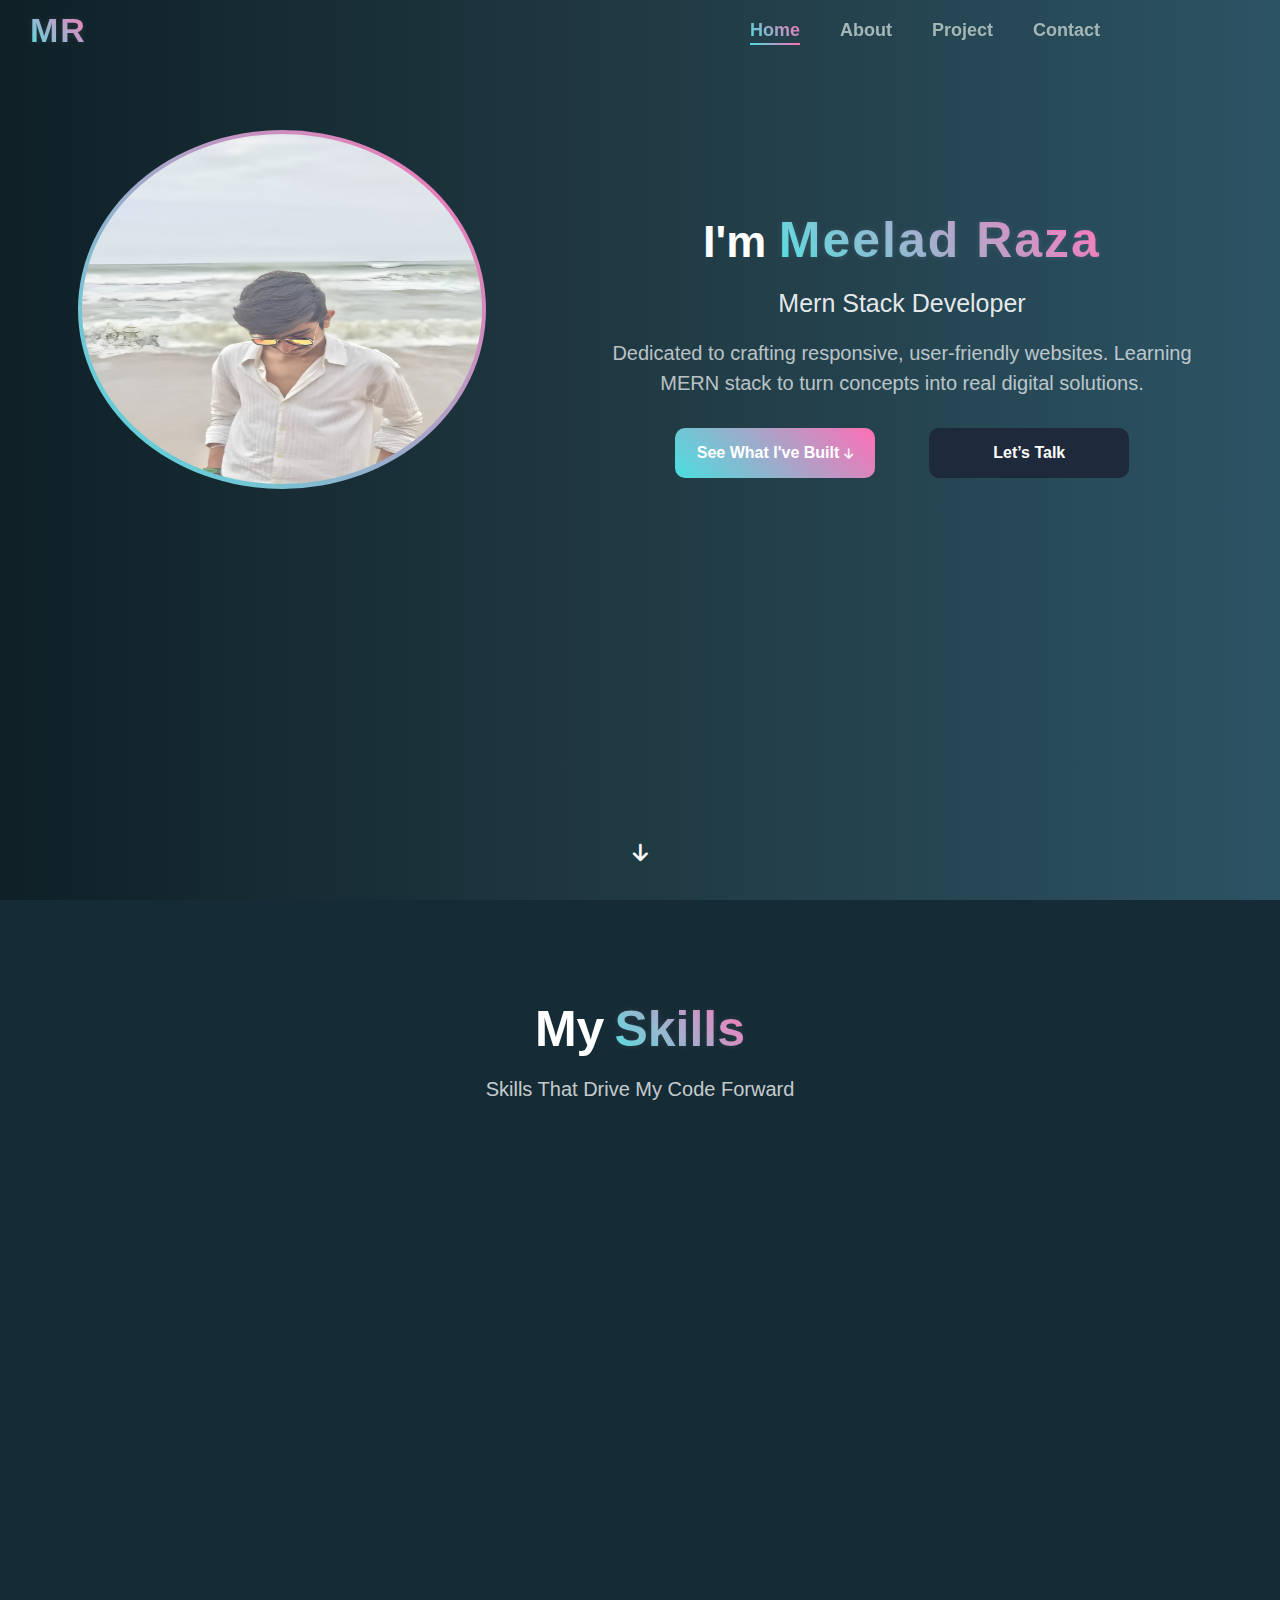
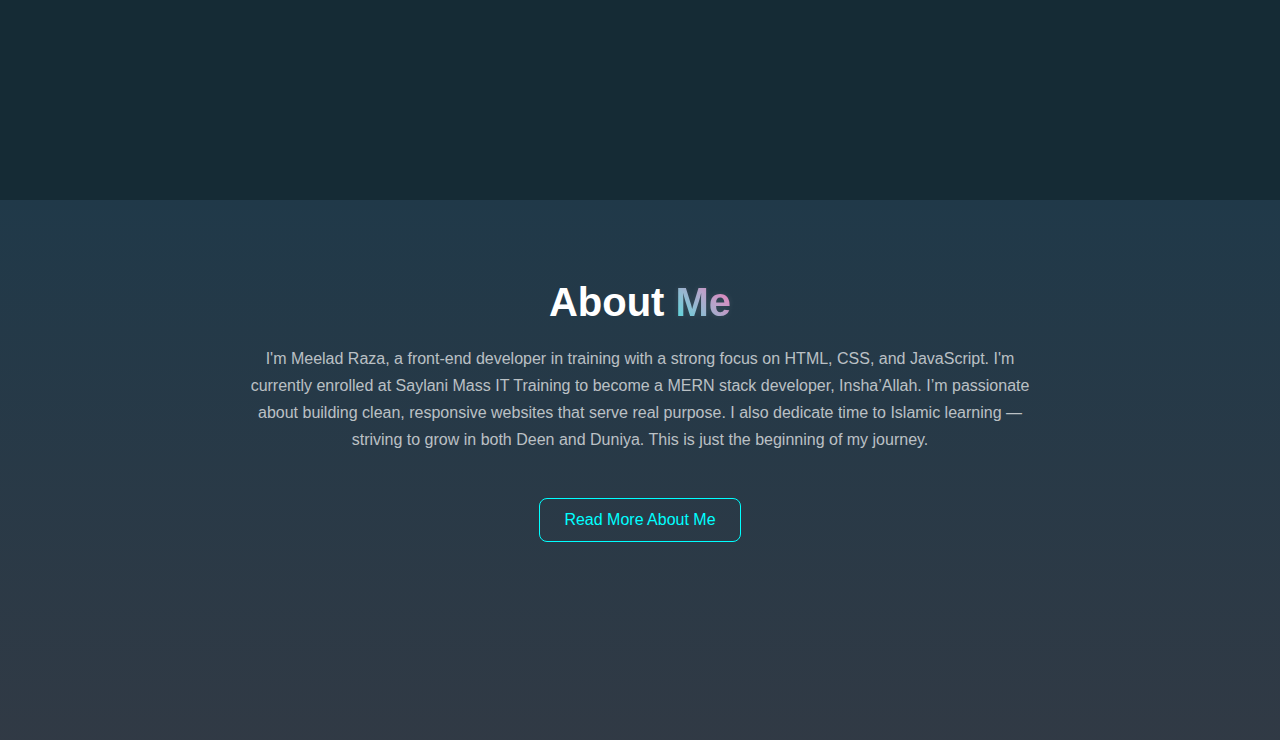
<file: index.html>
<!DOCTYPE html>
<html lang="en">

<head>
    <meta charset="UTF-8">
    <meta name="viewport" content="width=device-width, initial-scale=1.0">
    <title>Meelad Raza – Future MERN Stack Developer</title>
    <link rel="icon" href="./images/favicon-ico.png" type="image/x-icon">
    <link rel="stylesheet" href="https://cdnjs.cloudflare.com/ajax/libs/font-awesome/6.5.0/css/all.min.css">
    <link rel="stylesheet" href="style.css">
</head>

<body class="home-page">
    <header>
        <nav class="nav-bar">
            <div class="my-name">
                <h1>MR</h1>
            </div>
            <div class="nav-list">
                <ul class="nav-links">
                    <li class="nav-link-li">
                        <a href="index.html" class="nav-link active">Home</a>
                        <a href="about.html" class="nav-link">About</a>
                        <a href="project.html" class="nav-link">Project</a>
                        <a href="contact.html" class="nav-link">Contact</a>
                    </li>
                </ul>
            </div>
            <button class="menu-toggle">☰</button>
        </nav>

        <section class="hero-section">
            <div class="content">
                <div class="user-img">
                    <img src="./images/my-image-3.jpeg" alt="My Image" class="profile-img">
                </div>

                <div class="user-info">
                    <h1 class="user-name  name">I'm <span>Meelad Raza</span> </h1>
                    <p class="user-title">Mern Stack Developer</p>
                    <p class="user-desc">Dedicated to crafting responsive, user-friendly websites. Learning MERN stack
                        to turn concepts into real digital solutions.</p>

                    <a href="./project.html" class="btn project">See What I've Built <i
                            class="fa-solid fa-arrow-down"></i> </a>
                    <a href="./contact.html" class="btn contact">Let’s Talk</a>

                </div>
            </div>
            <div class="arrow-down">
                <i class="fa-solid fa-arrow-down"></i>
            </div>
        </section>
    </header>

    <main class="main-content">
        <section class="skills-section">
            <div class="skills-info">
                <h1 class="user-skill name">
                    My<span>Skills</span>
                </h1>
                <p>Skills That Drive My Code Forward</p>
            </div>

            <div class="skills-grid">
                <div class="skill">
                    <i class="fab fa-html5" style="color: #e34c26;"></i>
                    <p>HTML5</p>
                </div>

                <div class="skill">
                    <i class="fab fa-css3-alt" style="color: #264de4;"></i>
                    <p>CSS3</p>
                </div>

                <div class="skill">
                    <i class="fab fa-js" style="color: #f0db4f;"></i>
                    <p>JavaScript</p>
                </div>

                <div class="skill">
                    <i class="fab fa-git-alt" style="color: #f34f29;"></i>
                    <p>Git</p>
                </div>

                <div class="skill">
                    <i class="fab fa-github" style="color: #ffffff;"></i>
                    <p>GitHub</p>
                </div>

                <div class="skill">
                    <i class="fas fa-mosque" style="color: #4caf50;"></i>
                    <p>Student of Islamic</p>
                </div>
            </div>
        </section>

<section class="about-section">
        <div class="about">
            <h1 class="about-name">About <span>Me</span></h1>
            <p> I'm Meelad Raza, a front-end developer in training with a strong focus on HTML, CSS, and JavaScript.
    I'm currently enrolled at Saylani Mass IT Training to become a MERN stack developer, Insha’Allah.
    I’m passionate about building clean, responsive websites that serve real purpose.
    I also dedicate time to Islamic learning — striving to grow in both Deen and Duniya.
    This is just the beginning of my journey.</p>

        <a href="./about.html" class="about-button">Read More About Me</a>

        </div>
</section>
    </main>

    <script src="./script.js"></script>
</body>

</html>
</file>
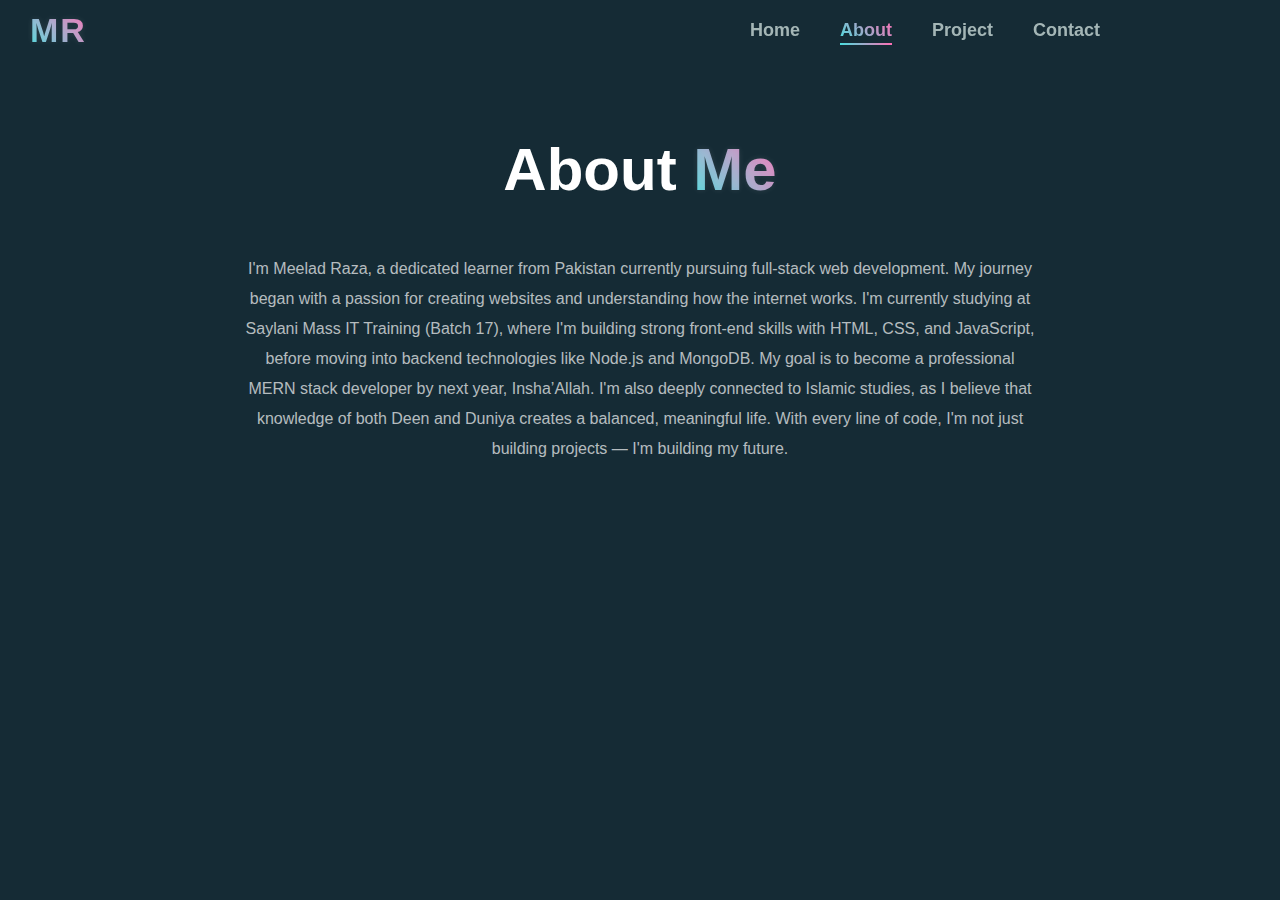
<file: about.html>
<!DOCTYPE html>
<html lang="en">
<head>
    <meta charset="UTF-8">
    <meta name="viewport" content="width=device-width, initial-scale=1.0">
    <title>Meelad Raza – Future MERN Stack Developer</title>
    <link rel="icon" href="./images/favicon-ico.png" type="image/x-icon">
    <link rel="stylesheet" href="style.css">
</head>
<body class="about-page">
    <header>
        <nav class="nav-bar">
            <div class="my-name">
                <h1>MR</h1>
            </div>
            <div class="nav-list">
                <ul class="nav-links">
                    <li class="nav-link-li">
                        <a href="home.html" class="nav-link">Home</a>
                        <a href="about.html" class="nav-link active">About</a>
                        <a href="project.html" class="nav-link">Project</a>
                        <a href="contact.html" class="nav-link">Contact</a>
                    </li>
                </ul>
            </div>
            <button class="menu-toggle">☰</button>
        </nav>


        <section class="about-section">
        <div class="about">
            <h1 class="about-name">About <span>Me</span></h1>
            <p>I'm Meelad Raza, a dedicated learner from Pakistan currently pursuing full-stack web development.
    My journey began with a passion for creating websites and understanding how the internet works.
    I'm currently studying at Saylani Mass IT Training (Batch 17), where I'm building strong front-end skills with HTML, CSS, and JavaScript, before moving into backend technologies like Node.js and MongoDB.
My goal is to become a professional MERN stack developer by next year, Insha’Allah.
    I'm also deeply connected to Islamic studies, as I believe that knowledge of both Deen and Duniya creates a balanced, meaningful life.
    With every line of code, I'm not just building projects — I'm building my future.</p>

        </div>

</section>
    </header>

    <script src="./java.js"></script>
</body>
</html>
</file>
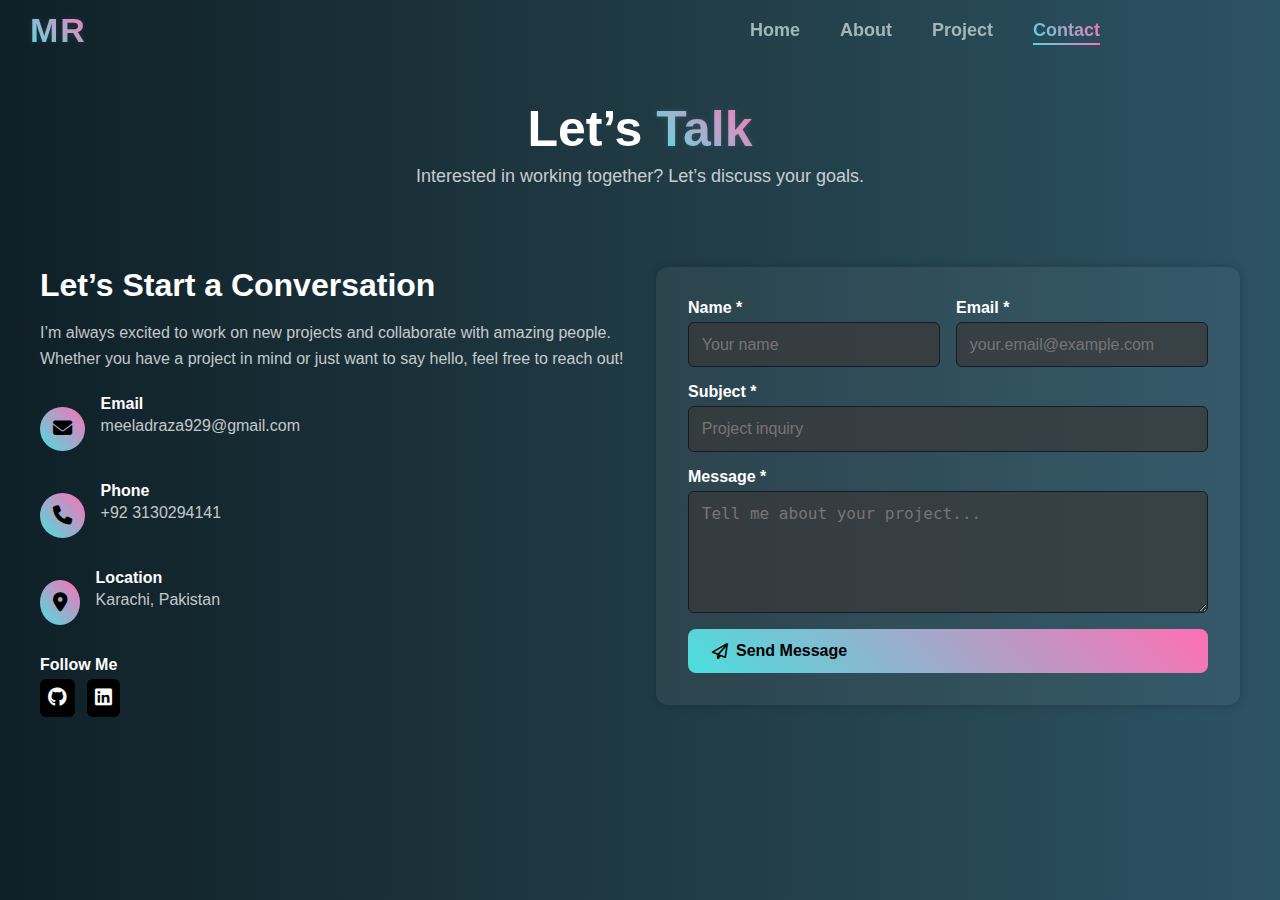
<file: contact.html>
<!DOCTYPE html>
<html lang="en">
<head>
    <meta charset="UTF-8">
    <meta name="viewport" content="width=device-width, initial-scale=1.0">
    <title>Meelad Raza – Future MERN Stack Developer</title>
    <link rel="stylesheet" href="https://cdnjs.cloudflare.com/ajax/libs/font-awesome/6.5.0/css/all.min.css">
    <link rel="icon" href="./images/favicon-ico.png" type="image/x-icon">
    <link rel="stylesheet" href="style.css">
</head>
<body class="contact-page">
    <header>
        <nav class="nav-bar">
            <div class="my-name">
                <h1>MR</h1>
            </div>
            <div class="nav-list">
                <ul class="nav-links">
                    <li class="nav-link-li">
                        <a href="index.html" class="nav-link">Home</a>
                        <a href="about.html" class="nav-link">About</a>
                        <a href="project.html" class="nav-link">Project</a>
                        <a href="contact.html" class="nav-link active">Contact</a>
                    </li>
                </ul>
            </div>
            <button class="menu-toggle">☰</button>
        </nav>

        <section class="contact-section">
        <div class="heading-block">
  <h1 class="main-contact-heading">Let’s <span>Talk</span></h1>
  <p class="main-contact-subtitle">Interested in working together? Let’s discuss your goals.</p>
</div>

  <div class="contact-container">

    <!-- Left Info Side -->
    <div class="contact-info">
      <h2>Let’s Start a Conversation</h2>
      <p>I’m always excited to work on new projects and collaborate with amazing people. Whether you have a project in mind or just want to say hello, feel free to reach out!</p>

      <div class="info-item">
        <i class="fa-solid fa-envelope"></i>
        <div>
          <h4>Email</h4>
          <p>meeladraza929@gmail.com</p>
        </div>
      </div>

      <div class="info-item">
        <i class="fa-solid fa-phone"></i>
        <div>
          <h4>Phone</h4>
          <p>+92 3130294141</p>
        </div>
      </div>

      <div class="info-item">
        <i class="fa-solid fa-location-dot"></i>
        <div>
          <h4>Location</h4>
          <p>Karachi, Pakistan</p>
        </div>
      </div>

      <h4>Follow Me</h4>
      <div class="social-icons">
        <a href="https://github.com/itx-meelad56" target="_blank"><i class="fa-brands fa-github"></i></a>
        <a href="https://www.linkedin.com/in/meelad-raza-attari-736480339/" target="_blank"><i class="fa-brands fa-linkedin"></i></a>
      </div>
    </div>

    <!-- Right Form Side -->
    <div class="contact-form">
      <form>
        <div class="form-row">
          <div class="form-group">
            <label for="name">Name *</label>
            <input type="text" id="name" placeholder="Your name" required>
          </div>
          <div class="form-group">
            <label for="email">Email *</label>
            <input type="email" id="email" placeholder="your.email@example.com" required>
          </div>
        </div>
        <div class="form-group">
          <label for="subject">Subject *</label>
          <input type="text" id="subject" placeholder="Project inquiry" required>
        </div>
        <div class="form-group">
          <label for="message">Message *</label>
          <textarea id="message" placeholder="Tell me about your project..." rows="5" required></textarea>
        </div>
        <button type="submit" class="btn-submit"><i class="fa-regular fa-paper-plane"></i> Send Message</button>
      </form>
    </div>

  </div>
        </section>
    </header>

    <script src="./script.js"></script>
</body>
</html>
</file>
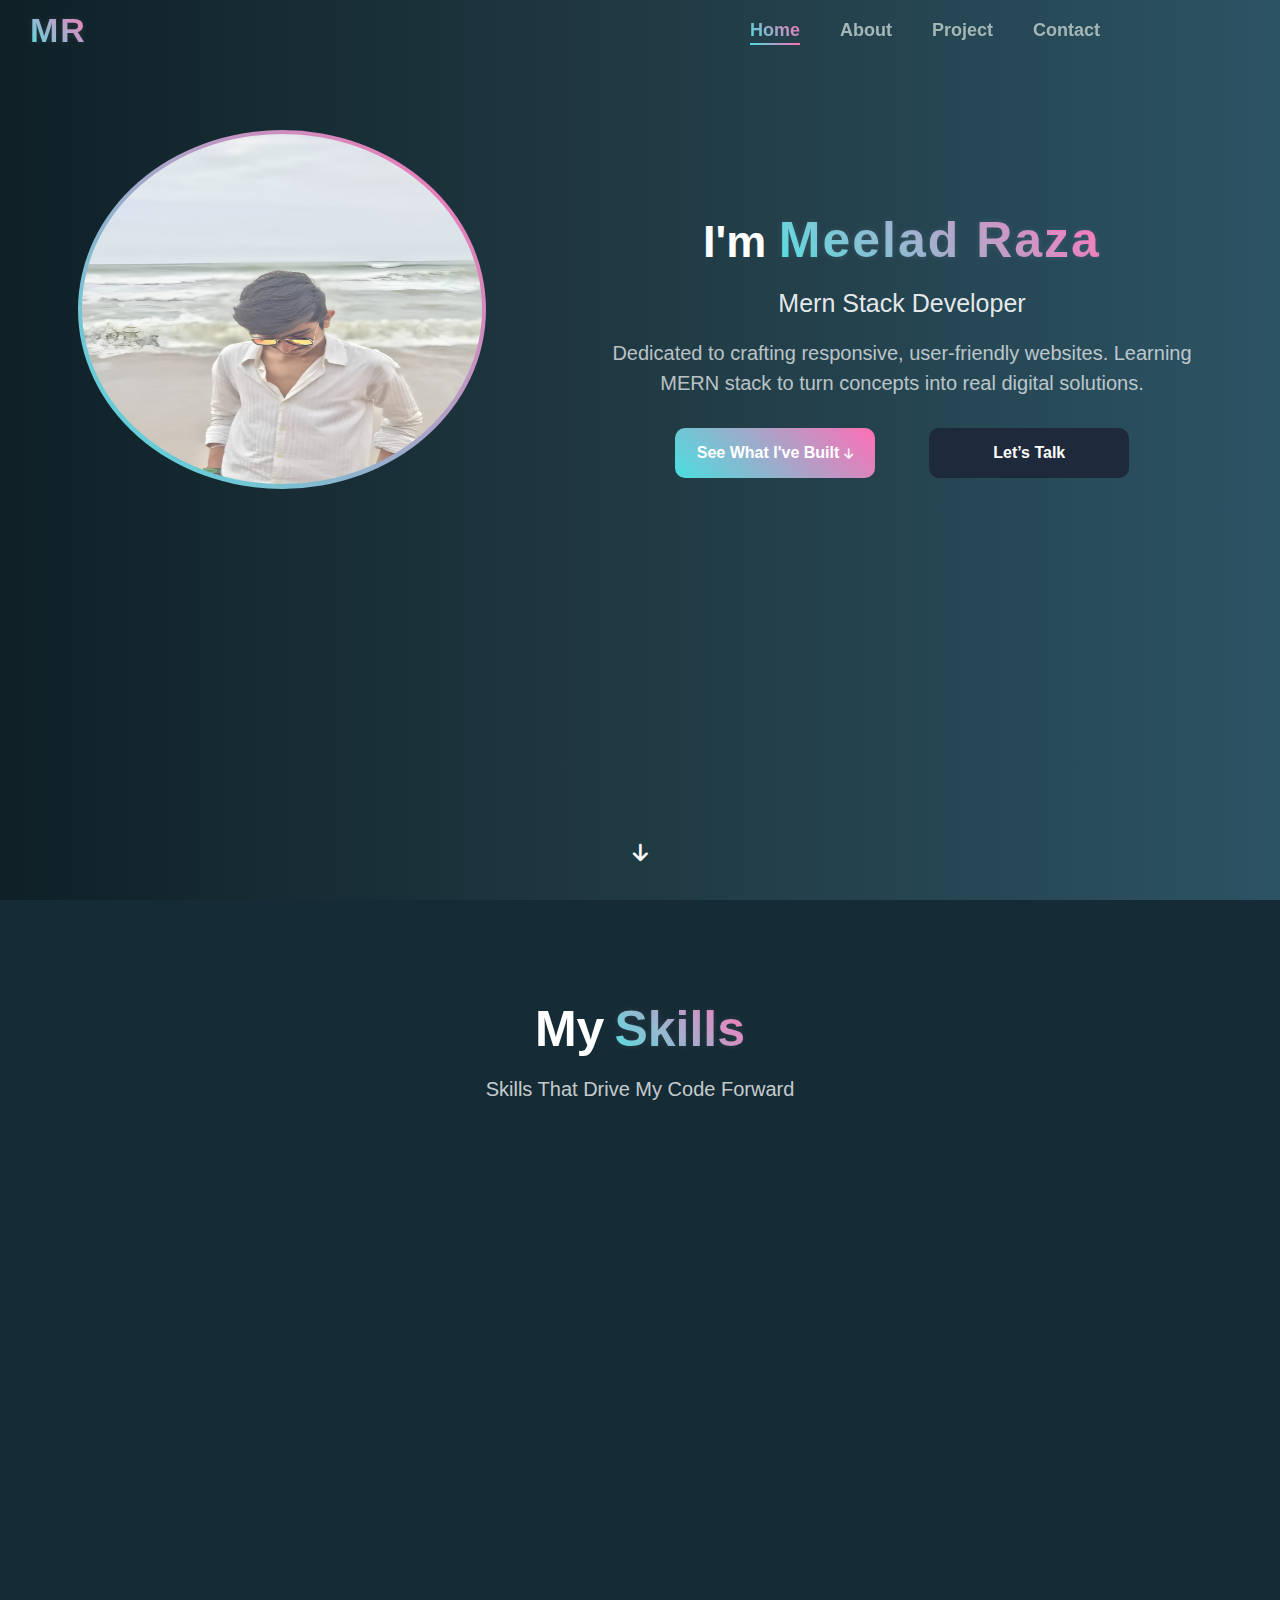
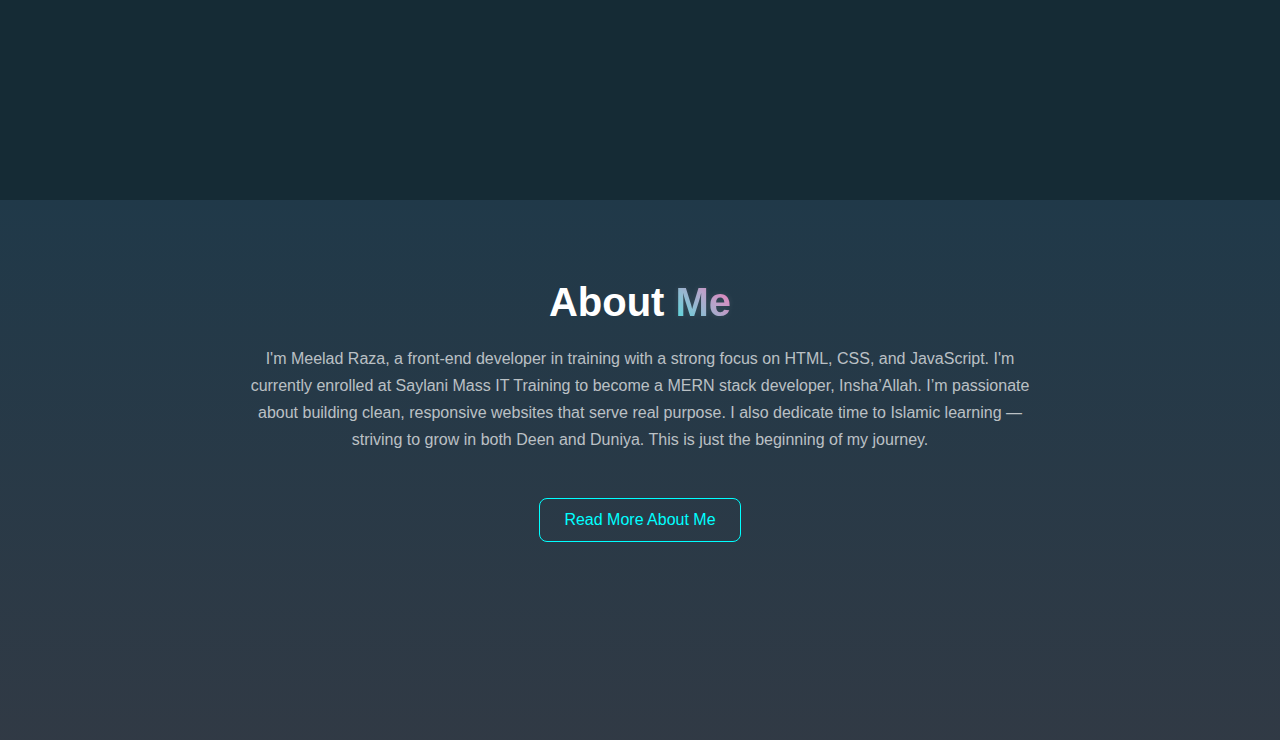
<file: home.html>
<!DOCTYPE html>
<html lang="en">

<head>
    <meta charset="UTF-8">
    <meta name="viewport" content="width=device-width, initial-scale=1.0">
    <title>Meelad Raza – Future MERN Stack Developer</title>
    <link rel="icon" href="./images/favicon-ico.png" type="image/x-icon">
    <link rel="stylesheet" href="https://cdnjs.cloudflare.com/ajax/libs/font-awesome/6.5.0/css/all.min.css">
    <link rel="stylesheet" href="style.css">
</head>

<body class="home-page">
    <header>
        <nav class="nav-bar">
            <div class="my-name">
                <h1>MR</h1>
            </div>
            <div class="nav-list">
                <ul class="nav-links">
                    <li class="nav-link-li">
                        <a href="home.html" class="nav-link active">Home</a>
                        <a href="about.html" class="nav-link">About</a>
                        <a href="project.html" class="nav-link">Project</a>
                        <a href="contact.html" class="nav-link">Contact</a>
                    </li>
                </ul>
            </div>
            <button class="menu-toggle">☰</button>
        </nav>

        <section class="hero-section">
            <div class="content">
                <div class="user-img">
                    <img src="./images/my-image-3.jpeg" alt="My Image" class="profile-img">
                </div>

                <div class="user-info">
                    <h1 class="user-name  name">I'm <span>Meelad Raza</span> </h1>
                    <p class="user-title">Mern Stack Developer</p>
                    <p class="user-desc">Dedicated to crafting responsive, user-friendly websites. Learning MERN stack
                        to turn concepts into real digital solutions.</p>

                    <a href="./project.html" class="btn project">See What I've Built <i
                            class="fa-solid fa-arrow-down"></i> </a>
                    <a href="./contact.html" class="btn contact">Let’s Talk</a>

                </div>
            </div>
            <div class="arrow-down">
                <i class="fa-solid fa-arrow-down"></i>
            </div>
        </section>
    </header>

    <main class="main-content">
        <section class="skills-section">
            <div class="skills-info">
                <h1 class="user-skill name">
                    My<span>Skills</span>
                </h1>
                <p>Skills That Drive My Code Forward</p>
            </div>

            <div class="skills-grid">
                <div class="skill">
                    <i class="fab fa-html5" style="color: #e34c26;"></i>
                    <p>HTML5</p>
                </div>

                <div class="skill">
                    <i class="fab fa-css3-alt" style="color: #264de4;"></i>
                    <p>CSS3</p>
                </div>

                <div class="skill">
                    <i class="fab fa-js" style="color: #f0db4f;"></i>
                    <p>JavaScript</p>
                </div>

                <div class="skill">
                    <i class="fab fa-git-alt" style="color: #f34f29;"></i>
                    <p>Git</p>
                </div>

                <div class="skill">
                    <i class="fab fa-github" style="color: #ffffff;"></i>
                    <p>GitHub</p>
                </div>

                <div class="skill">
                    <i class="fas fa-mosque" style="color: #4caf50;"></i>
                    <p>Student of Islamic</p>
                </div>
            </div>
        </section>

<section class="about-section">
        <div class="about">
            <h1 class="about-name">About <span>Me</span></h1>
            <p> I'm Meelad Raza, a front-end developer in training with a strong focus on HTML, CSS, and JavaScript.
    I'm currently enrolled at Saylani Mass IT Training to become a MERN stack developer, Insha’Allah.
    I’m passionate about building clean, responsive websites that serve real purpose.
    I also dedicate time to Islamic learning — striving to grow in both Deen and Duniya.
    This is just the beginning of my journey.</p>

        <a href="./about.html" class="about-button">Read More About Me</a>

        </div>
</section>
    </main>

    <script src="./java.js"></script>
</body>

</html>
</file>
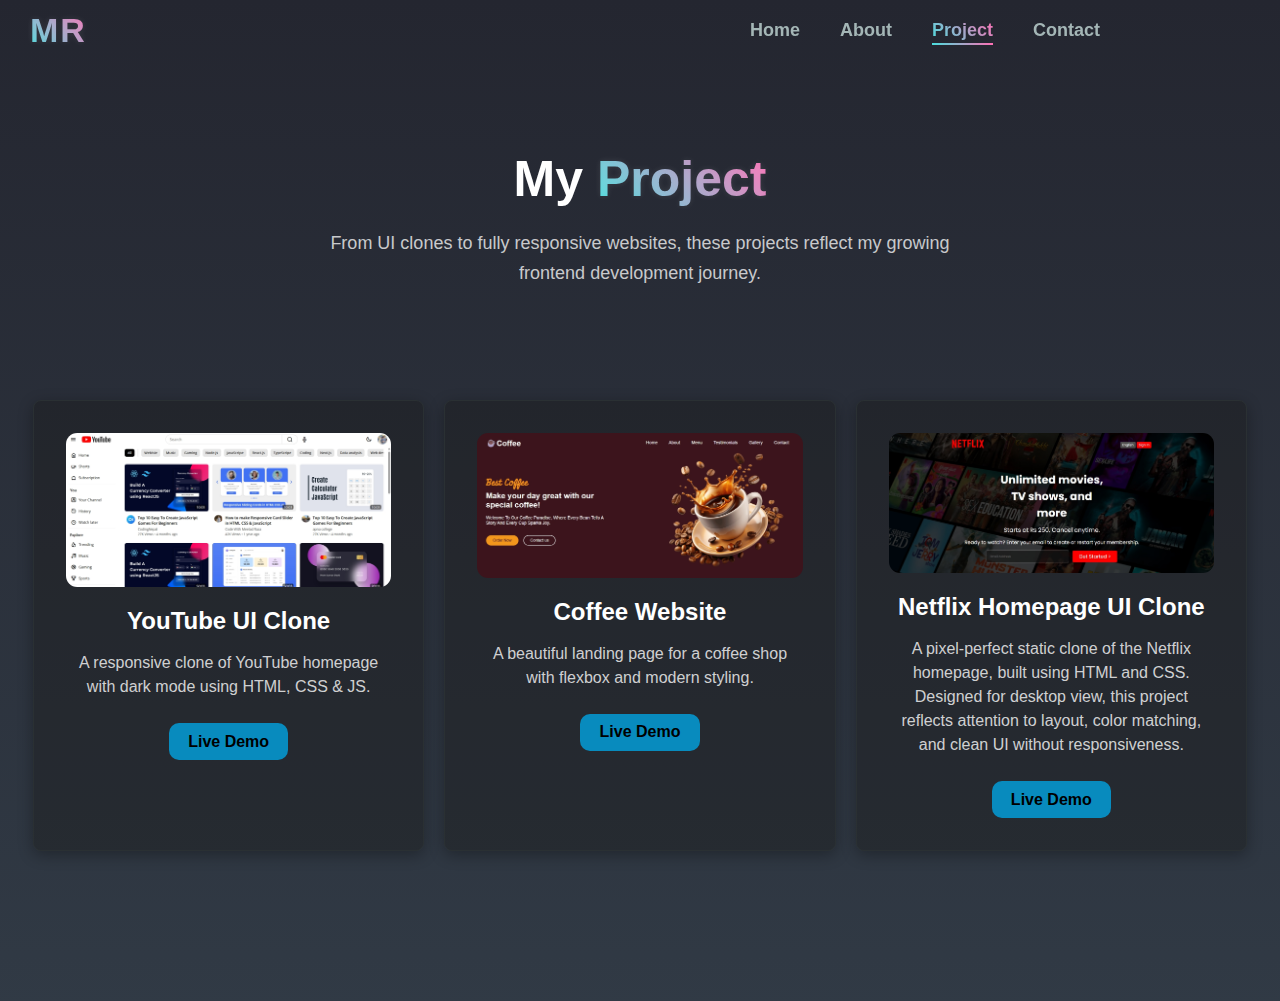
<file: project.html>
<!DOCTYPE html>
<html lang="en">
<head>
    <meta charset="UTF-8">
    <meta name="viewport" content="width=device-width, initial-scale=1.0">
    <title>Meelad Raza – Future MERN Stack Developer</title>
    <link rel="icon" href="./images/favicon-ico.png" type="image/x-icon">
    <link rel="stylesheet" href="style.css">
</head>
<body class="project-page">
    <header>
        <nav class="nav-bar">
            <div class="my-name">
                <h1>MR</h1>
            </div>
            <div class="nav-list">
                <ul class="nav-links">
                    <li class="nav-link-li">
                        <a href="index.html" class="nav-link">Home</a>
                        <a href="about.html" class="nav-link">About</a>
                        <a href="project.html" class="nav-link active">Project</a>
                        <a href="contact.html" class="nav-link">Contact</a>
                    </li>
                </ul>
            </div>
            <button class="menu-toggle">☰</button>
        </nav>

<section class="project-section">
            <div class="project-info">
                <h1>My <span>Project</span></h1>
                <p>From UI clones to fully responsive websites, these projects reflect my growing frontend development journey.</p>
            </div>

            <div class="project-grid">

    <div class="project-card">
         <img src="./images/project-image-2.jpeg" alt="YouTube Clone" class="project-img">
      <h3 class="project-title">YouTube UI Clone</h3>
      <p class="project-desc">A responsive clone of YouTube homepage with dark mode using HTML, CSS & JS.</p>
      <a href="https://itx-meelad56.github.io/YouTube-Clone/" class="btn" target="_blank">Live Demo</a>
    </div>

    <div class="project-card">
          <img src="./images/project-image-1.jpeg" alt="YouTube Clone" class="project-img">
      <h3 class="project-title">Coffee Website</h3>
      <p class="project-desc">A beautiful landing page for a coffee shop with flexbox and modern styling.</p>
      <a href=" https://itx-meelad56.github.io/Coffee-Website/" class="btn" target="_blank">Live Demo</a>
    </div>

    <div class="project-card">
        <img src="./images/project-image-3.jpeg" alt="Netflex Clone" class="project-img">
        <h3 class="project-title">Netflix Homepage UI Clone</h3>
<p class="project-desc">
  A pixel-perfect static clone of the Netflix homepage, built using HTML and CSS. Designed for desktop view, this project reflects attention to layout, color matching, and clean UI without responsiveness.
</p>
<a href="https://itx-meelad56.github.io/Netflix-clone/" class="btn" target="_blank">Live Demo</a>

    </div>
            </div>
        </section>
    </header>
    <script src="./java.js"></script>
</body>
</html>
</file>
<file: style.css>
body {
  font-family: sans-serif;
  color: white;
  overflow-x:hidden;
}

* {
  margin: 0;
  padding: 0;
  box-sizing: border-box;
}

/* Home Page Style  */

/* header style  */

header {
  /* width: 100%; */
  background: linear-gradient(to right, #0f2027, #203a43, #2c5364);
  min-height: 100vh;
  height: auto;
}

/* nav-bar style */
.nav-bar {
  display: flex;
  height: 60px;
  justify-content: space-between;
  align-items: center;
  padding: 15px 30px;
  position: fixed;
  top: 0;
  width: 100%;
  z-index: 999;
  transition: background-color 0.3s ease;
  background-color: transparent;
}

.nav-bar.scrolled {
  background-color: rgba(31, 42, 53, 0.959);
  box-shadow: 0 2px 8px rgba(0, 0, 0, 0.87);
}

.my-name {
  font-size: 17px;
  background: linear-gradient(45deg, #4ADEDE, #FF6FB5);
  -webkit-background-clip: text;
  -webkit-text-fill-color: transparent;
  text-shadow: 0 0 6px rgba(255, 255, 255, 0.1);
  letter-spacing: 2px;
  animation: myname 4s linear;
}
@keyframes myname {
    0% {
      transform: translateY(-30px);
    }
    100% {
      transform: translateY(0px)
    }
}

.nav-list .nav-links {
  list-style: none;
  display: flex;
  gap: 30px;
  margin-right: 150px;
  padding: 0;
}

.nav-links li {
  display: flex;
  gap: 40px;
}

.nav-links li a {
  color: #a4b6b6;
  position: relative;
  font-size: 18px;
  text-decoration: none;
  font-weight: bold;
}

.nav-links li a:hover {
  color: #feffff;
}


.menu-toggle {
  display: none;
}

.nav-link::after {
  content: "";
  position: absolute;
  bottom: 0px;
  top: 23px;
  left: 0;
  height: 2px;
  width: 0;
  background: linear-gradient(90deg, #4ADEDE, #FF6FB5);
  transition: width 0.3s ease;
}

.nav-link:hover::after {
  width: 100%;
}

.nav-link.active::after {
  width: 100%;
}

.nav-link.active {
  background: linear-gradient(45deg, #4ADEDE, #FF6FB5);
  -webkit-background-clip: text;
  -webkit-text-fill-color: transparent;
}

/* hero section style */

.content {
  display: flex;
  justify-content: space-around;
  align-items: center;
  padding: 130px 20px;
  animation: content 3s linear ;
}

@keyframes content {
    0% {
      transform: translateX(1400px);
    }

    100% {
      transform: translateX(0);
    }
}


.content .user-img .profile-img {
  width: 400px;
  height: 350px;
  border-radius: 50%;
}

.user-img {
  padding: 4px;
  /* creates space for the border */
  padding-bottom: 1px;
  border-radius: 50%;
  /* makes it round if the image is round */
  background: linear-gradient(45deg, #4ADEDE, #FF6FB5);
  display: inline-block;
}



.user-info {
  margin-top: 70px;
}

.user-info .user-name {
  font-size: 45px;
  font-weight: bolder;
  margin-bottom: 20px;
}

.user-name span {
  background: linear-gradient(45deg, #4ADEDE, #FF6FB5);
  -webkit-background-clip: text;
  -webkit-text-fill-color: transparent;
  text-shadow: 0 0 6px rgba(255, 255, 255, 0.1);
  letter-spacing: 2px;
  font-size: 50px;
}

.user-info {
  text-align: center;
}

.user-info .user-title {
  font-size: 25px;
  margin-bottom: 20px;
  color: rgba(255, 255, 255, 0.90);
}

.user-desc {
  font-size: 20px;
  color: rgba(255, 255, 255, 0.70);
  margin-bottom: 20px;
  line-height: 30px;
  max-width: 600px;

}

.user-info .btn {
  text-decoration: none;
  width: 200px;
  padding: 10px 20px;
  margin-top: 10px;
  padding: 16px 20px;
  border-radius: 10px;
  font-weight: 600;
  font-size: 16px;
  border: none;

}

.user-info .project {
  background: linear-gradient(45deg, #4ADEDE, #FF6FB5);
  color: white;
  display: inline-block;
  transition: all 0.3s ease;
  text-align: center;
}

.user-info .project i {
  font-size: 12px;
  color: rgba(255, 255, 255, 0.90);
}

.user-info .project:hover {
  background: linear-gradient(45deg, #FF6FB5, #4ADEDE);
  color: rgb(255, 255, 255);
  transform: Scale(1.05);
}

.user-info .contact {
  background: #1E293B;
  color: white;
  margin-left: 50px;
  display: inline-block;
  transition: all 0.3s ease;
  text-align: center;
}

.user-info .contact:hover {
  transform: Scale(1.05);
  color: white;
  background: #334155;
}

.hero-section #arrow-down {
  font-size: 15px;
  color: rgba(255, 255, 255, 0.788);
  margin-left: 300px;
  transform: translate(-10px 10px);
}


.arrow-down {
  font-size: 20px;
  font-weight: lighter;
  color: white;
  animation: bounce 2s infinite;
  position: absolute;
  bottom: 35px;
  /* adjust according to header height */
  left: 50%;
  transform: translateX(-50%);
}

/* Animation Keyframes */
@keyframes bounce {

  0%,
  100% {
    transform: translateX(-50%) translateY(0);
  }

  50% {
    transform: translateX(-50%) translateY(10px);
  }
}

/* main style */

/* Skills Section Style */

.skills-section {
  width: 100%;
  background: #152b35;
  color: #ffffff;
  padding: 100px 20px;
  min-height: 100vh;
  height: auto;
}

.skills-info {
  display: flex;
  flex-direction: column;
  justify-content: center;
  align-items: center;
  row-gap: 20px;
}

.skills-info h1 {
  font-size: 50px;
}

.skills-info span {
  background: linear-gradient(45deg, #4ADEDE, #FF6FB5);
  -webkit-background-clip: text;
  -webkit-text-fill-color: transparent;
  text-shadow: 0 0 6px rgba(255, 255, 255, 0.1);
  margin-left: 10px;
}

.skills-info p {
  font-size: 20px;
  color: rgba(255, 255, 255, 0.774);
}


.skills-grid {
  display: grid;
  grid-template-columns: repeat(3, 1fr);
  gap: 40px;
  max-width: 900px;
  margin: auto;
  margin-top: 80px;
}

.skill {
  opacity: 0;
  transform: translateY(100px);
  transition: all 0.6s ease-out;
}

.skill.show {
  opacity: 1;
  transform: translateY(0);
}

/* .skill:nth-child(1) { transition-delay: 0s; }
.skill:nth-child(2) { transition-delay: 0.1s; }
.skill:nth-child(3) { transition-delay: 0.2s; } */
.skill {
  background: rgba(10, 124, 158, 0.308);
  padding: 30px;
  border-radius: 5px;
  border: 1px solid rgba(75, 85, 143, 0.308);
  transition: transform 0.9s ease;
  display: flex;
  flex-direction: column;
  align-items: center;
}

.skill i {
  font-size: 2.8rem;
  margin-bottom: 10px;
  transform: scale(1.1);
}

.skill p {
  margin: 0;
  font-size: 1rem;
  font-weight: 500;
  color: #ffffff;
}

.skill:hover {
  transform: translateY(-10px) scale(1.05);
  box-shadow: 0 12px 20px rgba(0, 255, 255, 0.2);
  background-color: rgba(255, 255, 255, 0.05);
  border: 1px solid #00ffff33;
}

.skill:hover i {
  transform: scale(1.2) rotate(5deg);
  color: #00ffff;
}

.skill:hover p {
  color: #00ffff;
}

/* about section style */

.home-page .about-section {
  background: linear-gradient(to bottom, #203949, #202a36ec);
  padding: 80px 20px;
  min-height: 60vh;
  height: auto;
}

.about {
  display: flex;
  flex-direction: column;
  justify-content: center;
  align-items: center;
  row-gap: 20px;
  text-align: center;

}

.about .about-name {
  font-size: 40px;
}

.about .about-name span {
  background: linear-gradient(45deg, #4ADEDE, #FF6FB5);
  -webkit-background-clip: text;
  -webkit-text-fill-color: transparent;
  text-shadow: 0 0 6px rgba(255, 255, 255, 0.1);
}

.about p {
  width: 800px;
  line-height: 27px;
  color: rgba(255, 255, 255, 0.699);
}


.about-button {
  display: inline-block;
  margin-top: 25px;
  padding: 12px 24px;
  font-size: 1rem;
  color: #00ffff;
  border: 1px solid #00ffff;
  border-radius: 8px;
  text-decoration: none;
  transition: all 0.3s ease;
}

.about-button:hover {
  background-color: #00ffff;
  color: #111;
  box-shadow: 0 0 10px #00ffff88;
  transform: translateY(-2px);
}


/* About page style  */


.about-page header {
  background: #152b35;
  min-height: 100vh;
  height: auto;
}

.about-page .about .about-name {
  margin-bottom: 30px;
  font-size: 60px;
}

.about-page .about p {
  line-height: 30px;
}

.about-page .about {
padding: 135px 20px;
}


/* project-page-style*/

.project-page header {
  background: linear-gradient(to bottom, #242630, #202a36ec);
  min-height: 100vh;
  height: auto;
}
.project-section {
padding: 150px 20px;
}

.project-section .project-info {
  text-align: center;
  display: flex;
  flex-direction: column;
  gap: 20px;
  margin: auto;
}

.project-section .project-info h1 {
  font-size: 50px;
}

.project-section .project-info h1 span {
  background: linear-gradient(45deg, #4ADEDE, #FF6FB5);
  -webkit-background-clip: text;
  -webkit-text-fill-color: transparent;
  text-shadow: 0 0 6px rgba(255, 255, 255, 0.1);
}

.project-section .project-info p {
  color: rgba(255, 255, 255, 0.753);
  font-size: 18px;
  line-height: 30px;
  max-width: 650px;
  margin: 0 auto;
}

.project-grid {
  display: grid;
  gap: 20px;
  grid-template-columns: repeat(auto-fit, minmax(280px, 1fr));
  margin: 7rem 13px 0 13px;
}

.project-card {
  background: #1a1a1a6b;
  border: 1px solid rgb(42, 48, 51);
  padding: 2rem;
  border-radius: 0.5rem;
  box-shadow: 0 4px 15px rgba(0, 0, 0, 0.3);
  transition: transform 0.5s ease;
  text-align: center;
}

.project-img {
  width: 100%;
  border-radius: 0.7rem;
  margin-bottom: 1rem;
}

.project-card:hover {
  transform: translateY(-15px);
}

.project-title {
  color: #ffffff;
  font-size: 1.5rem;
  margin-bottom: 1rem;
}

.project-desc {
  font-size: 1rem;
  line-height: 1.5;
  margin-bottom: 1.5rem;
  color: rgba(255, 255, 255, 0.795);
  max-width: 700px;
}

.btn {
  display: inline-block;
  padding: 0.6rem 1.2rem;
  background: #088bbe;
  color: #000000;
  font-weight: bold;
  border-radius: 10px;
  text-decoration: none;
  transition: background 0.3s ease;
}

.btn:hover {
  background: #285c72;
}

/* contact-page-style */


.contact-section .main-contact-heading span {
  background: linear-gradient(45deg, #4ADEDE, #FF6FB5);
  -webkit-background-clip: text;
  -webkit-text-fill-color: transparent;
  text-shadow: 0 0 6px rgba(255, 255, 255, 0.1);
}

.contact-section {
  color: white;
  padding: 4rem 2rem;
  font-family: 'Segoe UI', sans-serif;
  padding: 100px 20px;
}

.heading-block {
  text-align: center;
  margin-bottom: 80px;
}

.main-contact-heading {
  font-size: 50px;
}

.main-contact-subtitle {
  font-size: 18px;
  color: #ffffffc0;
  margin-top: 0.5rem;
}

.contact-info p {
  color: #ffffffc0;
}

.contact-container {
  display: grid;
  grid-template-columns: repeat(auto-fit, minmax(300px, 1fr));
  gap: 2rem;
  max-width: 1200px;
  margin: auto;
}

.contact-info h2 {
  font-size: 2rem;
  margin-bottom: 1rem;
}

.contact-info p {
  margin-bottom: 1.5rem;
  line-height: 1.6;
}

.info-item {
  display: flex;
  align-items: center;
  margin-bottom: 1.2rem;
}

.info-item i {
  background: linear-gradient(45deg, #4ADEDE, #FF6FB5);
  color: white;
  padding: 0.8rem;
  border-radius: 50%;
  margin-right: 1rem;
  font-size: 1.2rem;
  color: black;
}

.social-icons a {
  display: inline-block;
  background-color: black;
  color: white;
  padding: 0.5rem;
  border-radius: 6px;
  margin-right: 0.5rem;
  margin-top: 5px;
  font-size: 1.2rem;
  transition: background 0.3s ease;
}

.social-icons a:hover {
  background-color: #2f2e42;
}

.contact-form form {
  background-color: rgba(255, 255, 255, 0.05);
  padding: 2rem;
  border-radius: 12px;
  box-shadow: 0 0 10px rgba(0, 0, 0, 0.2);
}

.form-row {
  display: flex;
  gap: 1rem;
  flex-wrap: wrap;
}

.form-group {
  flex: 1;
  display: flex;
  flex-direction: column;
  margin-bottom: 1rem;
}

label {
  margin-bottom: 0.3rem;
  font-weight: 600;
}

input,
textarea {
  padding: 0.8rem;
  border: 1px solid rgb(24, 25, 36);
  border-radius: 6px;
  background-color: #39393ab9;
  color: white;
  font-size: 1rem;
}

input:focus,
textarea:focus {
  outline: 2px solid #ffffff;
}

.btn-submit {
  background: linear-gradient(45deg, #4ADEDE, #FF6FB5);
  color: black;
  padding: 0.8rem 1.5rem;
  border: none;
  border-radius: 8px;
  font-size: 1rem;
  font-weight: bold;
  cursor: pointer;
  display: flex;
  align-items: center;
  width: 100%;
  gap: 0.5rem;
  transition: background 0.3s ease;
}

.btn-submit:hover {
  background: linear-gradient(45deg, #FF6FB5, #4ADEDE);
}

/*✅ Small screen ke liye responsive  1023  width*/
@media (max-width: 1024px) {
  .content {
    flex-direction: column;
    justify-content: center;
  }
@keyframes content {
  0% {
    transform: translateX(1000px);
  }
  100% {
    transform: translateX(0);
  }
}
  .user-info {
    text-align: center;
  }

  .user-desc {
    max-width: 500px;
    margin-top: 30px;
  }

  .content .user-img .profile-img {
    width: 300px;
    height: 250px;
  }

  .hero-section {
    top: 100px;
  }

  .user-info {
    margin-top: 30px;
  }

  .arrow-down {
    margin-top: 20px;
  }

  .skills-grid {
    gap: 20px;
    max-width: 623px;
    row-gap: 30px;
  }

  .project-grid {
    row-gap: 30px;
  }

  .project-grid {
    grid-template-columns: repeat(2, 1fr);
  }

  .arrow-down {
    display: none;
  }
}

/* ✅ Small screen ke liye responsive 768 width*/
@media (max-width: 768px) {
  .menu-toggle {
    display: block;
    border: none;
    background: transparent;
    color: white;
    font-size: 18px;
    cursor: pointer;
  }

  .nav-bar .nav-links {
    display: none;
    flex-direction: column;
    background-color: rgba(31, 42, 53, 0.90);
    height: 250px;
    width: 100%;
    position: absolute;
    top: 60px;
    right: 0;
    left: 0;
    padding: 20px;

  }

  .nav-list .nav-link-li {
    display: flex;
    flex-direction: column;
    width: 70px
  }

  .nav-links.active {
    display: flex;
  }

  .nav-link::after {
    background: none;
  }

  .content .user-img .profile-img {
    width: 250px;
    height: 200px;
  }

  .hero-section {
    top: 70px;
  }

  .user-info .user-name {
    font-size: 30px;
  }

  .user-info .user-name span {
    font-size: 40px;
  }

  .user-info {
    margin-top: 50px;
  }


  .about-page .about .about-name {
    margin-top: 40px;
  }
}

@media (max-width: 800px) {
  .about p {
    width: 600px;
  }
}

/*✅ Small screen ke liye responsive  638 width  */
@media (max-width: 638px) {

@keyframes content {
    0% {
      transform: translateX(500px);
    }

    100% {
      transform: translateX(0);
    }
}


  .user-info .user-name {
    font-size: 34px;
  }

  .user-info .user-title {
    font-size: 20px;
  }

  .user-info .user-desc {
    font-size: 18px;
    margin-top: 15px;
    max-width: 410px;
  }

  .user-info .btn {
    display: block;
    width: 80%;
  }

  .user-info .contact {
    margin-top: 15px;
  }

  .user-info .contact:hover {
    color: white;
    background: #334155;
  }

  .user-info .contact {
    margin-left: 0;
  }

  .user-info {
    display: flex;
    flex-direction: column;
    align-items: center;
    justify-content: center;
  }

  .skills-section .user-skill {
    font-size: 30px;
  }

  .skills-grid {
    margin-top: 50px;
  }

  .skills-grid {
    grid-template-columns: repeat(2, 1fr);
    max-width: 380px;
    gap: 25px;
  }

  .skill {
    padding: 20px;
  }

  .about-section .about-name,
  .about-page .about-section .about-name {
    font-size: 34px;
  }

  .about p {
    width: 380px;
  }

  .project-page .project-section .project-info h1 {
    font-size: 34px;
  }

  .project-grid {
    grid-template-columns: repeat(1, 1fr);
  }

}
</file>
